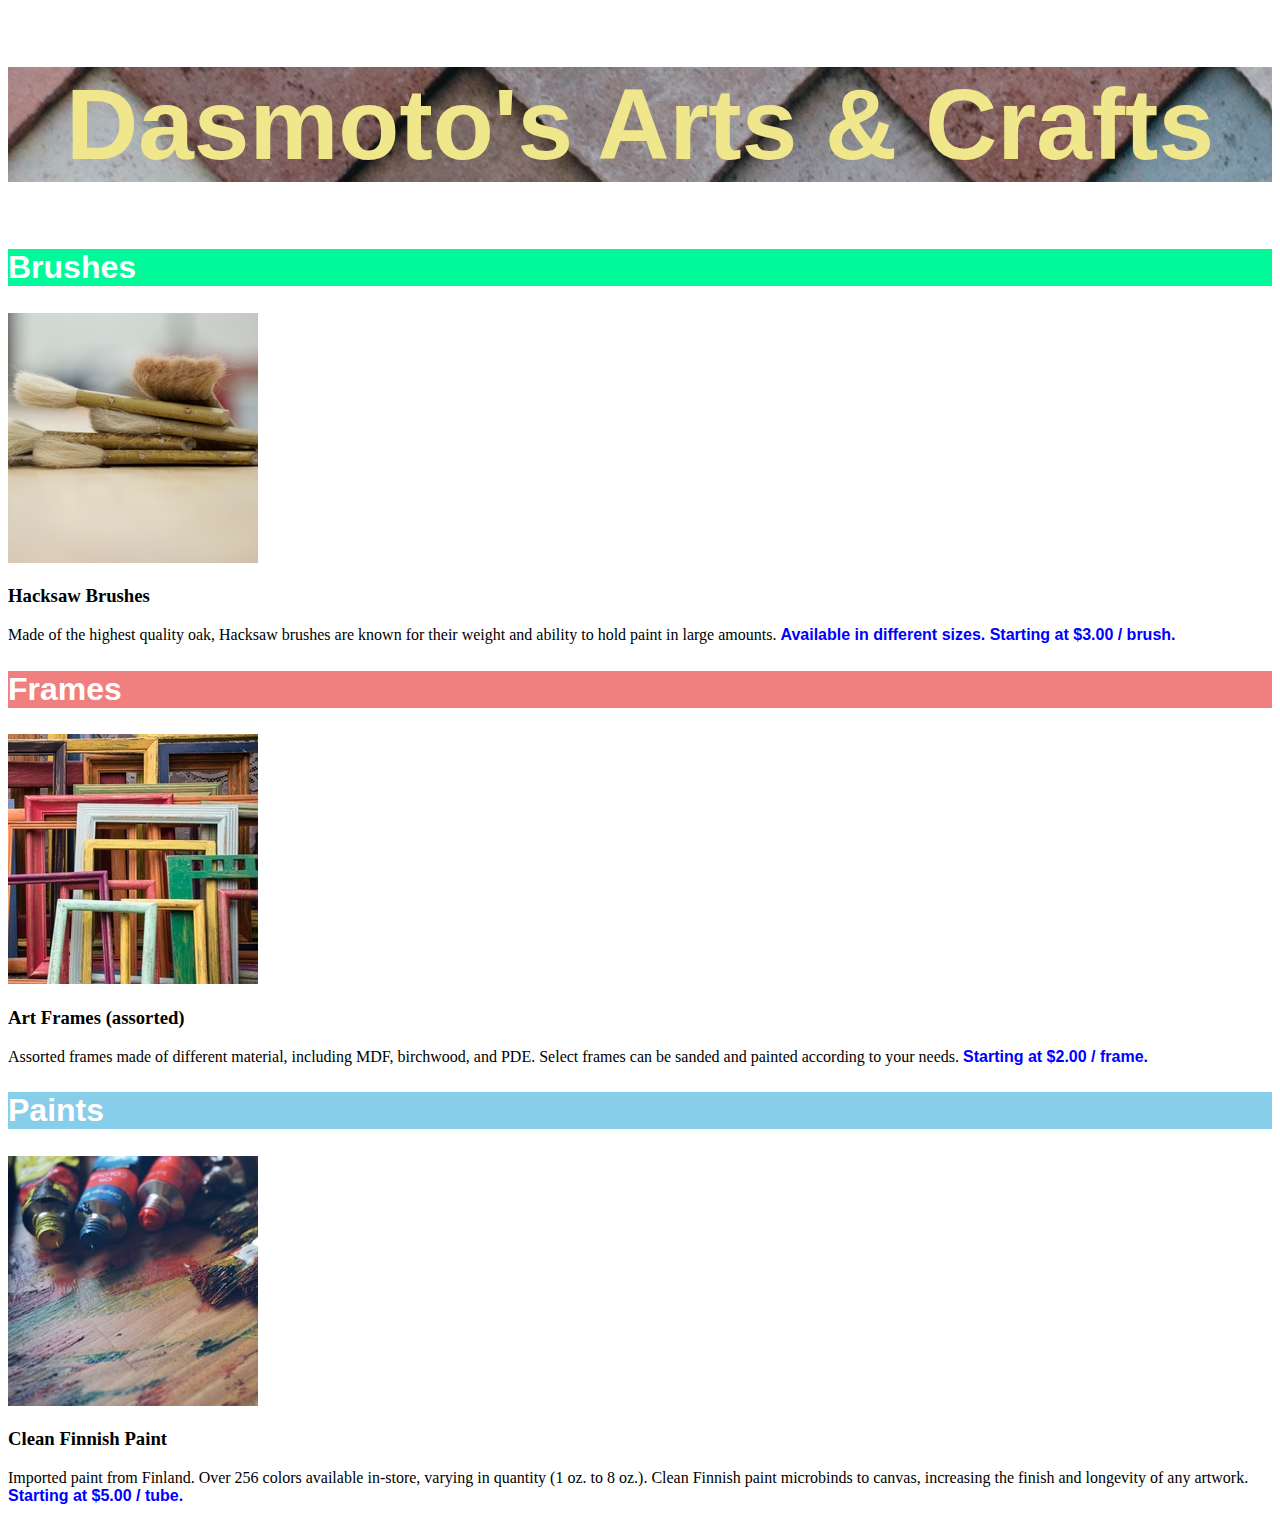
<file: Dasmoto's Arts & Crafts/My Solution/index.html>
<!DOCTYPE html>
<html>
  <head>
    <link href="./resources/css/index.css" type="text/css" rel="stylesheet" />
    <title>Hello</title>
  </head>
  <body>
    <h1>Dasmoto's Arts & Crafts</h1>

    <h2 class="brushes">Brushes</h2>
    <img src="./resources/css/image2.jpeg" alt="image2" />
    <h3>Hacksaw Brushes</h3>
    <p>
      Made of the highest quality oak, Hacksaw brushes are known for their
      weight and ability to hold paint in large amounts.
      <strong>Available in different sizes. Starting at $3.00 / brush.</strong>
    </p>

    <h2 class="frames">Frames</h2>
    <img src="./resources/css/image 3.jpeg" alt="image3" />
    <h3>Art Frames (assorted)</h3>
    <p>
      Assorted frames made of different material, including MDF, birchwood, and
      PDE. Select frames can be sanded and painted according to your needs.
      <strong>Starting at $2.00 / frame.</strong>
    </p>

    <h2 class="paints">Paints</h2>
    <img src="./resources/css/image 4.jpeg" alt="image4" />
    <h3>Clean Finnish Paint</h3>
    <p>
      Imported paint from Finland. Over 256 colors available in-store, varying
      in quantity (1 oz. to 8 oz.). Clean Finnish paint microbinds to canvas,
      increasing the finish and longevity of any artwork.
      <strong>Starting at $5.00 / tube.</strong>
    </p>
  </body>
</html>
</file>
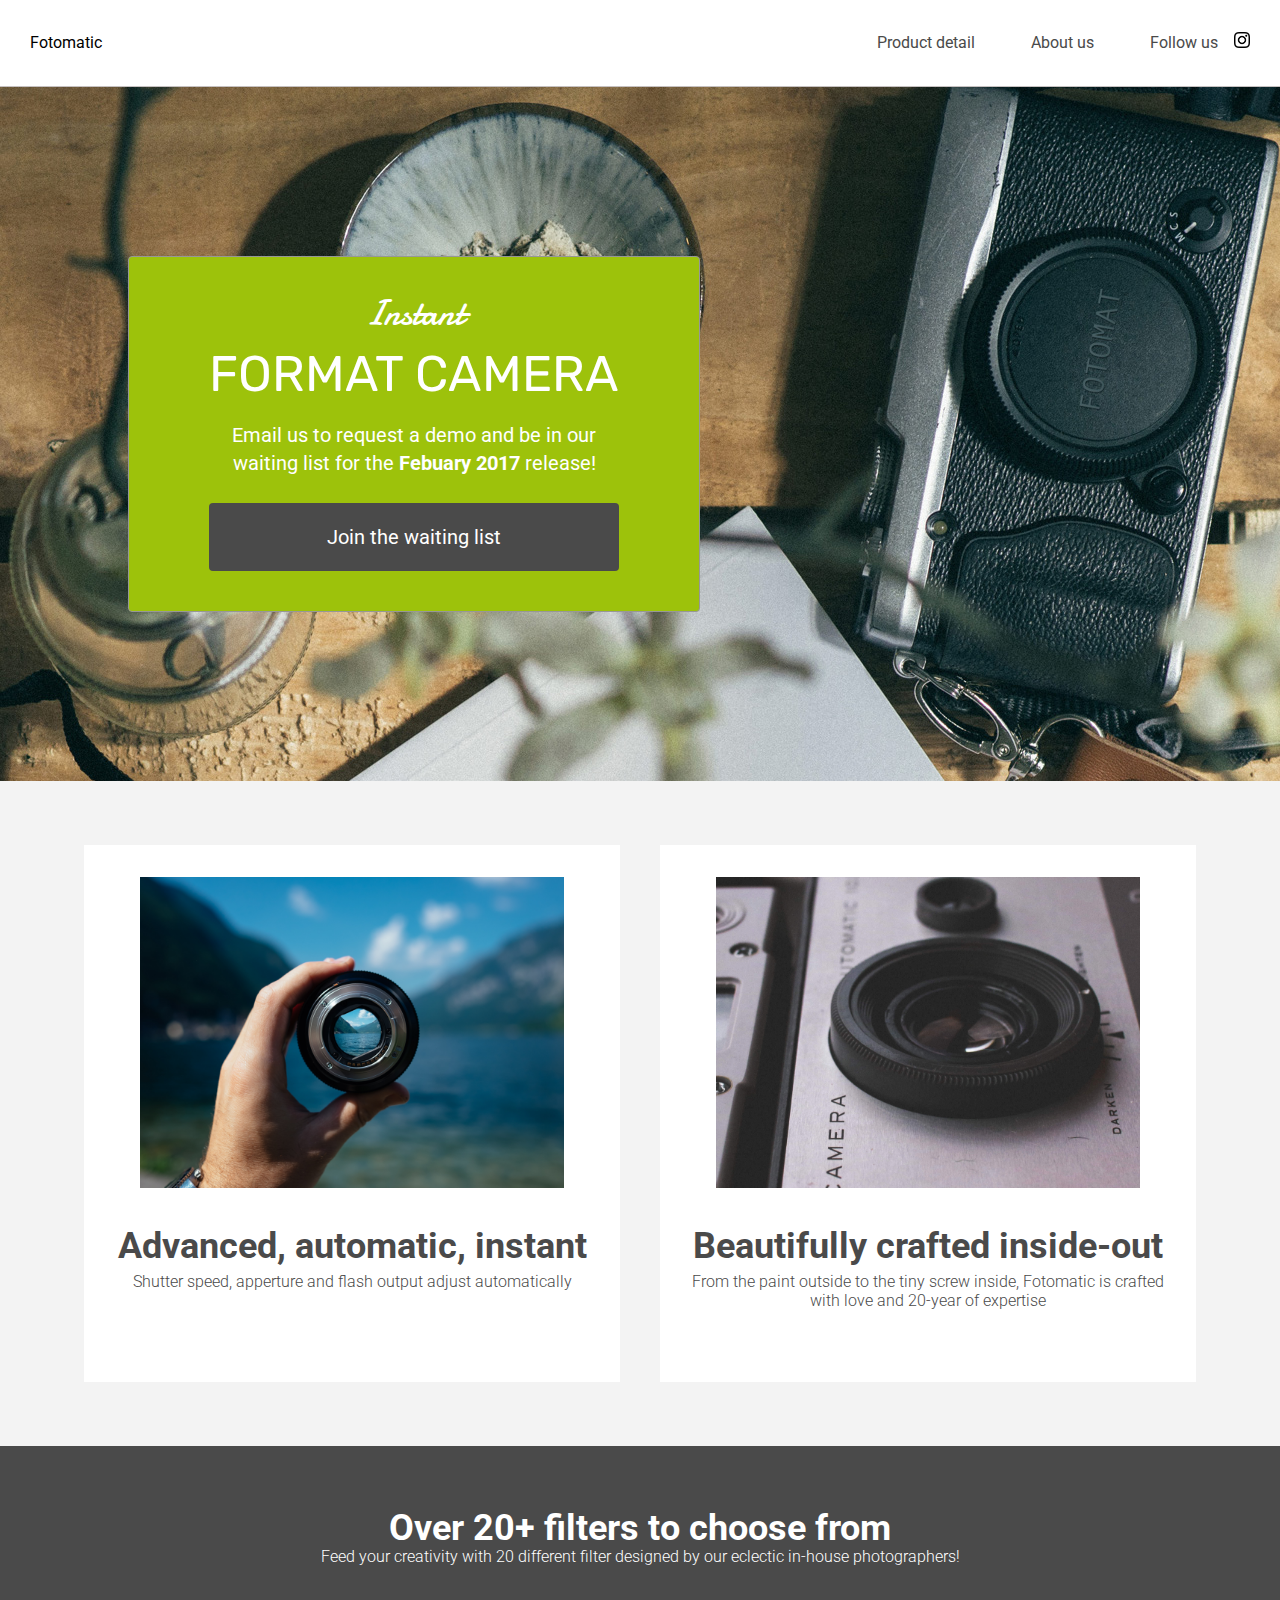
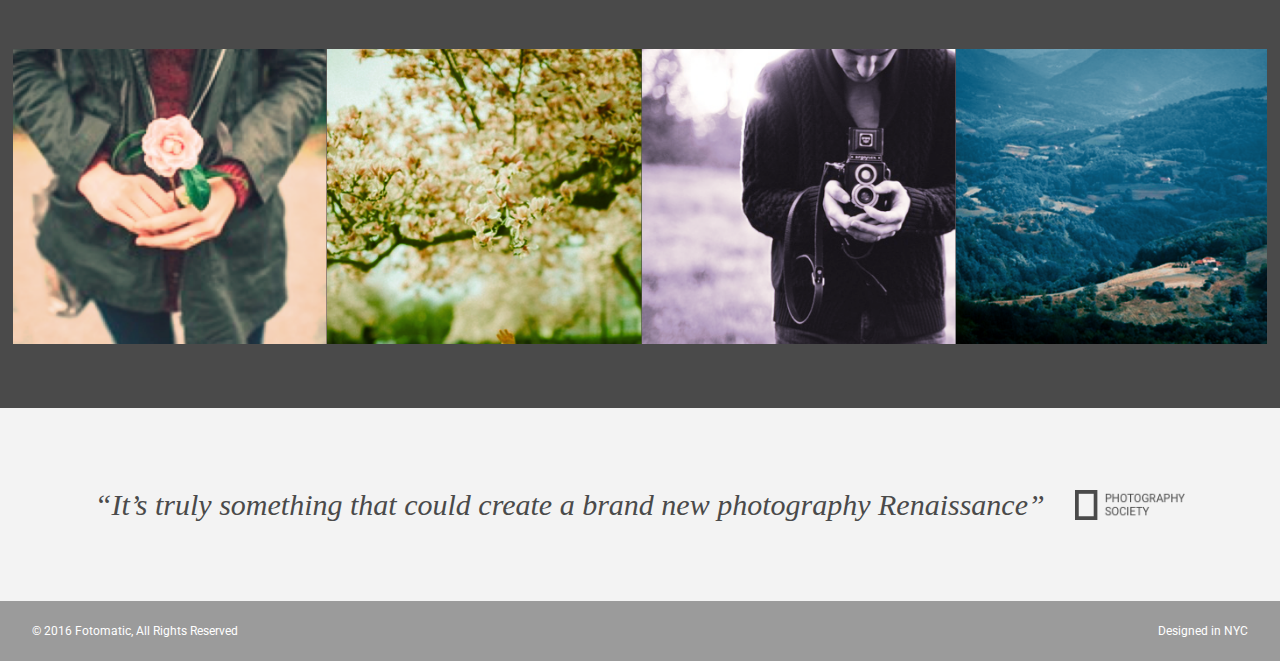
<file: Fotomatic/F1C1_solution/index.html>
<!DOCTYPE html>
<html>
<head>
  <link href="https://fonts.googleapis.com/css?family=Damion" rel="stylesheet">
  <link href="https://fonts.googleapis.com/css?family=Rubik" rel="stylesheet">
  <link href="https://fonts.googleapis.com/css?family=Roboto:300,400,600,700" rel="stylesheet">
  <link rel="stylesheet" href="./resources/css/reset.css">
  <link rel="stylesheet" href="./resources/css/style.css">
  <title>Fotomatic</title>
</head>
<body>
  <!-- Header -->
  <header>
    <div class="content">
      <a href="index.html" class="desktop logo">Fotomatic</a>
      <nav class="desktop">
        <ul>
          <li><a href="#">Product detail</a></li>
          <li><a href="#">About us</a></li>
          <li><a href="https://www.instagram.com/" target="_blank">Follow us <img class="icon" src="./resources/images/instagram.png"></a></li>
          <li><a href="#" class="button">Join us</a></li>
        </ul>
      </nav>
      <nav class="mobile">
        <ul>
          <li><a href="#"><img src="./resources/images/ic-logo.svg"></a></li>
          <li><a href="#"><img src="./resources/images/ic-product-detail.svg"></a></li>
          <li><a href="#"><img src="./resources/images/ic-about-us.svg"></a></li>
          <li><a href="#" class="button">Join us</a></li>
        </ul>
      </nav>
    </div>
  </header>

  <!-- Main Content -->
  <div class="main-content">

    <!-- Sign Up Section -->
    <div id="sign-up-section" class="banner">
      <div id="sign-up-cta">
        <div class="content center">
          <div class="header">
            <h2 class="cursive">Instant</h2>
            <h1 class="striking">FORMAT CAMERA</h1>
          </div>
          <div class="email">
            <span>
              Email us to request a demo and be in our waiting list for the <strong>Febuary 2017</strong> release!
            </span>
            <div class="button">Join the waiting list</div>
          </div>
        </div>
      </div>
    </div>

    <!-- Features Section -->
    <div id="features-section">
      <div class="feature">
        <div class="center">
          <div class="image-container">
            <img src="./resources/images/feature-1.png" />
          </div>
          <div class="content">
            <h2>Advanced, automatic, instant</h2>
            <h3>Shutter speed, apperture and flash output adjust automatically</h3>
          </div>
        </div>
      </div>
      <div class="feature">
        <div class="center">
          <div class="image-container">
            <img src="./resources/images/feature-2.png" />
          </div>
          <div class="content">
            <h2>Beautifully crafted inside-out</h2>
            <h3>From the paint outside to the tiny screw inside, Fotomatic is crafted with love and 20-year of expertise</h3>
          </div>
        </div>
      </div>
    </div>

    <!-- Filters Section -->
    <div id="filters-section">
      <div class="content center">
        <h2>Over 20+ filters to choose from</h2>
        <h3>Feed your creativity with 20 different filter designed by our eclectic in-house photographers!</h3>
      </div>
      <div class="images-container">
        <div class="image-container">
          <img src="./resources/images/filter-1.png" />
        </div>
        <div class="image-container">
          <img src="./resources/images/filter-2.png" />
        </div>
        <div class="image-container">
          <img src="./resources/images/filter-3.png" />
        </div>
        <div class="image-container extra">
          <img src="./resources/images/filter-4.png" />
        </div>
      </div>
    </div>

    <!-- Quotes Section -->
    <div id="quotes-section">
      <div class="content center">
        <span class="quote">“It’s truly something that could create a brand new photography Renaissance”</span>
        <img class="quote-citation" src="./resources/images/photography-logo.png" />
      </div>
    </div>

    <!-- Footer -->
    <footer>
      <div class="content">
        <span class="copyright">© 2016  Fotomatic, All Rights Reserved</span>
        <span class="location">Designed in NYC</span>
      </div>
    </footer>

  </div>
</body>
</html>
</file>
<file: Dasmoto's Arts & Crafts/My Solution/resources/css/index.css>
h1 {
  font-family: Helvetica;
  font-size: 100px;
  font-weight: bold;
  background-image: url(./image1.jpeg);
  color: khaki;
  text-align: center;
}

.brushes {
  font-family: Helvetica;
  font-size: 32px;
  font-weight: bold;
  color: white;
  text-align: left;
  background-color: mediumspringgreen;
}
strong {
  font-family: Helvetica;
  font-weight: bold;
  color: blue;
}

.frames {
  font-family: Helvetica;
  font-size: 32px;
  font-weight: bold;
  color: white;
  text-align: left;
  background-color: lightcoral;
}

.paints {
  font-family: Helvetica;
  font-size: 32px;
  font-weight: bold;
  color: white;
  text-align: left;
  background-color: skyblue;
}
</file>
<file: Fotomatic/F1C1_solution/resources/css/style.css>
/* Universal Styles */

html {
  font-family: "Roboto", sans-serif;
  font-size: 16px;
}

.main-content {
  position: relative;
  top: 5.3125rem; /* To offset for fixed header. */
}

.center {
  text-align: center;
}

.button {
  border-radius: 4px;
  background-color: #4a4a4a;
  color: white;
}

.image-container {
  overflow: hidden;
}

.image-container img {
  display: block;
  max-width: 100%;
}

@media only screen and (max-width: 895px) {
  .main-content {
    top: 2.5625rem;
  }
}

/* Header */

header {
  position: fixed;
  z-index: 100;
  width: 100%;
  border-bottom: solid 1px #c6c1c1;
  background-color: white;
}

header .content {
  display: flex;
  align-items: center;
  padding: 1.875rem;
}

header .logo {
  flex: 1;
}

header nav ul {
  display: flex;
}

nav li {
  padding-left: 3.5rem;
}

nav a {
  vertical-align: bottom;
  line-height: 1.6;
  font-size: 1rem;
  color: #4a4a4a;
}

nav .button {
  padding: .1875rem .5rem;
  background-color: #9dc20b;
  line-height: 1.6;
  color: white;
}

nav li:last-child {
  display: none;
}

header .icon {
  width: 1rem;
  padding-left: .75rem;
}

header .mobile {
  display: none;
}

@media only screen and (max-width: 895px) {
  nav li:last-child {
    display: block;
  }

  header .content {
    padding: 1rem 1rem;
  }
}

@media only screen and (max-width: 600px) {
  header .desktop {
    display: none;
  }

  header .mobile {
    display: block;
    width: 100%;
  }

  header .content {
    padding: .5rem 0;
  }

  header .mobile ul {
    display: flex;
    justify-content: space-around;
    align-items: center;
    width: 100%;
  }

  header .mobile li {
    padding: 0;
  }
}

/* Sign Up Section */

#sign-up-section {
  display: flex;
  justify-content: flex-start;
  align-items: flex-start;
  height: 43.5rem;
  background-image: url('../images/banner-landingpage.jpg');
  background-position: bottom;
  background-size: cover;
  background-repeat: no-repeat;
}

#sign-up-cta {
  position: relative;
  top: 171px;
  left: 10%;
  padding: 0 5rem 2.5rem 5rem;
  border: solid 1px #979797;
  border-radius: 4px;
  background-color: #9dc20b;
}

#sign-up-cta .content {
  width: 25.625rem;
  margin-top: 2rem;
  font-family: "Roboto", sans-serif;
  font-size: 1.25rem;
  line-height: 1.4;
  color: white;
}

#sign-up-cta h1 {
  font-size: 3.125rem;
}

#sign-up-cta h2 {
  font-size: 2.25rem;
}

#sign-up-cta span strong {
  font-weight: bold;
}

#sign-up-cta .cursive {
  font-family: "Damion", cursive;
}

#sign-up-cta .striking {
  font-family: "Rubik", sans-serif;
  padding-bottom: .75rem;
}

#sign-up-cta .button {
  margin-top: 1.625rem;
  padding: 1.25rem 7.25rem;
}

@media only screen and (max-width: 895px) {
  #sign-up-section {
    align-items: center;
    justify-content: center;
    height: 28rem;
  }

  #sign-up-cta {
    position: static;
    width: auto;
    height: auto;
    background-color: transparent;
    border: none;
  }

  #sign-up-cta .content {
    margin-top: 0;
  }

  #sign-up-cta .email {
    display: none;
  }

  #sign-up-cta h1 {
    font-size: 3.125rem;
  }

  #sign-up-cta h2 {
    font-size: 2.25rem;
  }
}

@media only screen and (max-width: 600px) {
  #sign-up-section {
    height: 20rem;
  }

  #sign-up-cta h1 {
    font-size: 2.25rem;
  }

  #sign-up-cta h2 {
    font-size: 2rem;
  }
}

/* Features Section */

#features-section {
  display: flex;
  justify-content: space-between;
  padding: 4rem 5%;
  background-color: #f3f3f3;
}

.feature {
  flex: 1;
  padding: 2rem;
  margin: 0px 1.25rem;
  background-color: white;
}

.feature .image-container {
  width: 90%;
  height: 65%;
  margin: 0 auto;
}

.feature .content {
  padding: 2.5rem 0;
}

.feature h2 {
  padding-bottom: .5rem;
  font-size: 2.25rem;
  font-weight: bold;
  color: #4a4a4a;
}

.feature h3 {
  font-size: 1rem;
  line-height: 1.2;
  font-weight: 300;
  color: #4a4a4a;
}

@media only screen and (max-width: 895px) {
  #features-section {
    padding: 1rem;
  }

  .feature {
    margin: 0px .5rem;
    padding: 1rem;
  }

  .feature h2 {
    font-size: 2rem;
    line-height: 1.3;
  }

  .feature h3 {
    font-size: .875rem;
    line-height: 1.4;
  }
}

@media only screen and (max-width: 600px) {
  #features-section {
    flex-flow: column;
    padding: 0;
  }

  .feature {
    margin: 0;
    padding: 1.25rem 1rem 0 1rem;
  }

  .feature .content {
    padding: 1.25rem 0 1.875rem 0;
  }
}

/* Filters Section */

#filters-section {
  padding: 4rem 0;
  background-color: #4a4a4a;
}

#filters-section .content {
  padding: 0 .625rem;
  margin-bottom: 5rem;
}

#filters-section .content h2 {
  font-size: 2.25rem;
  font-weight: bold;
  color: white;
}

#filters-section .content h3 {
  font-size: 1rem;
  line-height: 1.4;
  font-weight: 300;
  color: white;
}

#filters-section .images-container {
  display: flex;
  max-width: 100%;
  padding: 0 1%;
}

@media only screen and (max-width: 600px) {
  #filters-section {
    padding: 1.5rem 0 0 0;
  }

  #filters-section .content {
    margin-bottom: 1rem;
  }

  #filters-section .content h2 {
    padding-bottom: .625rem;
    font-size: 1.125rem;
    line-height: 1.3;
    font-weight: normal;
  }

  #filters-section .content h3 {
    font-size: .875rem;
    line-height: 1.4;
  }

  #filters-section .images-container {
    padding: 0;
  }

  #filters-section .extra {
    display: none;
  }
}

/* Quotes Section */

#quotes-section {
  background-color: #f3f3f3;
}

#quotes-section .content {
  display: flex;
  align-items: center;
  justify-content: center;
  padding: 5rem 1.5rem;
}

#quotes-section .quote {
  padding-right: 1.875rem;
  font-family: "Palatino", serif;
  font-size: 1.875rem;
  line-height: 1.1;
  font-style: italic;
  color: #4a4a4a;
}

#quotes-section .quote-citation {
  height: 1.875rem;
}

@media only screen and (max-width: 895px) {
  #quotes-section .content {
    padding: 3rem 1.5rem;
  }
}

@media only screen and (max-width: 600px) {
  #quotes-section .content {
    flex-flow: column;
    padding: 1.875rem .625rem;
  }

  #quotes-section .quote {
    font-size: 1.5rem;
    line-height: 1.4;
  }

  #quotes-section .quote-citation {
    display: block;
    padding-top: 1rem;
    margin: auto;
  }
}

/* Footer */

footer {
  background-color: #9b9b9b;
  padding: 1.5rem 2rem;
}

footer .content {
  color: white;
  display: flex;
  font-size: .75rem;
}

footer .copyright {
  flex-grow: 1;
}

@media only screen and (max-width: 600px) {
  footer .content {
    font-size: .625rem;
  }
}
</file>
